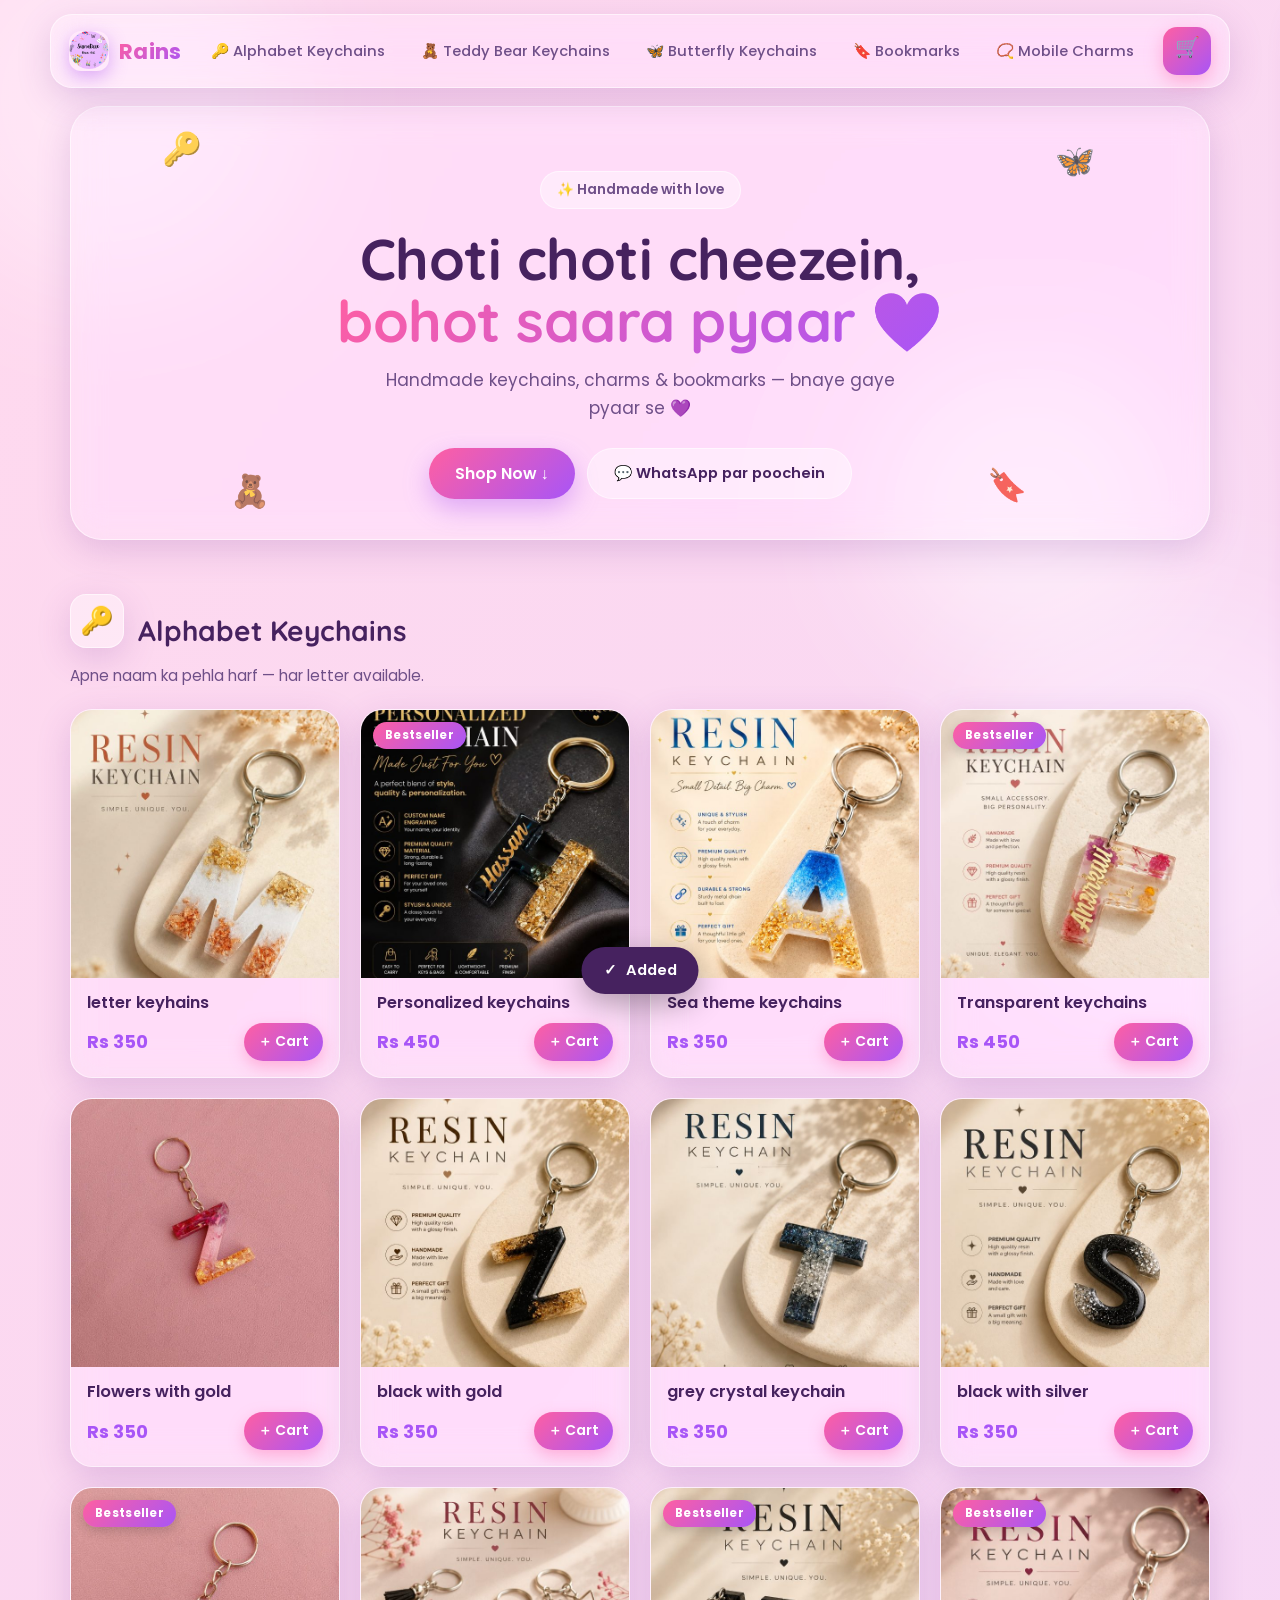
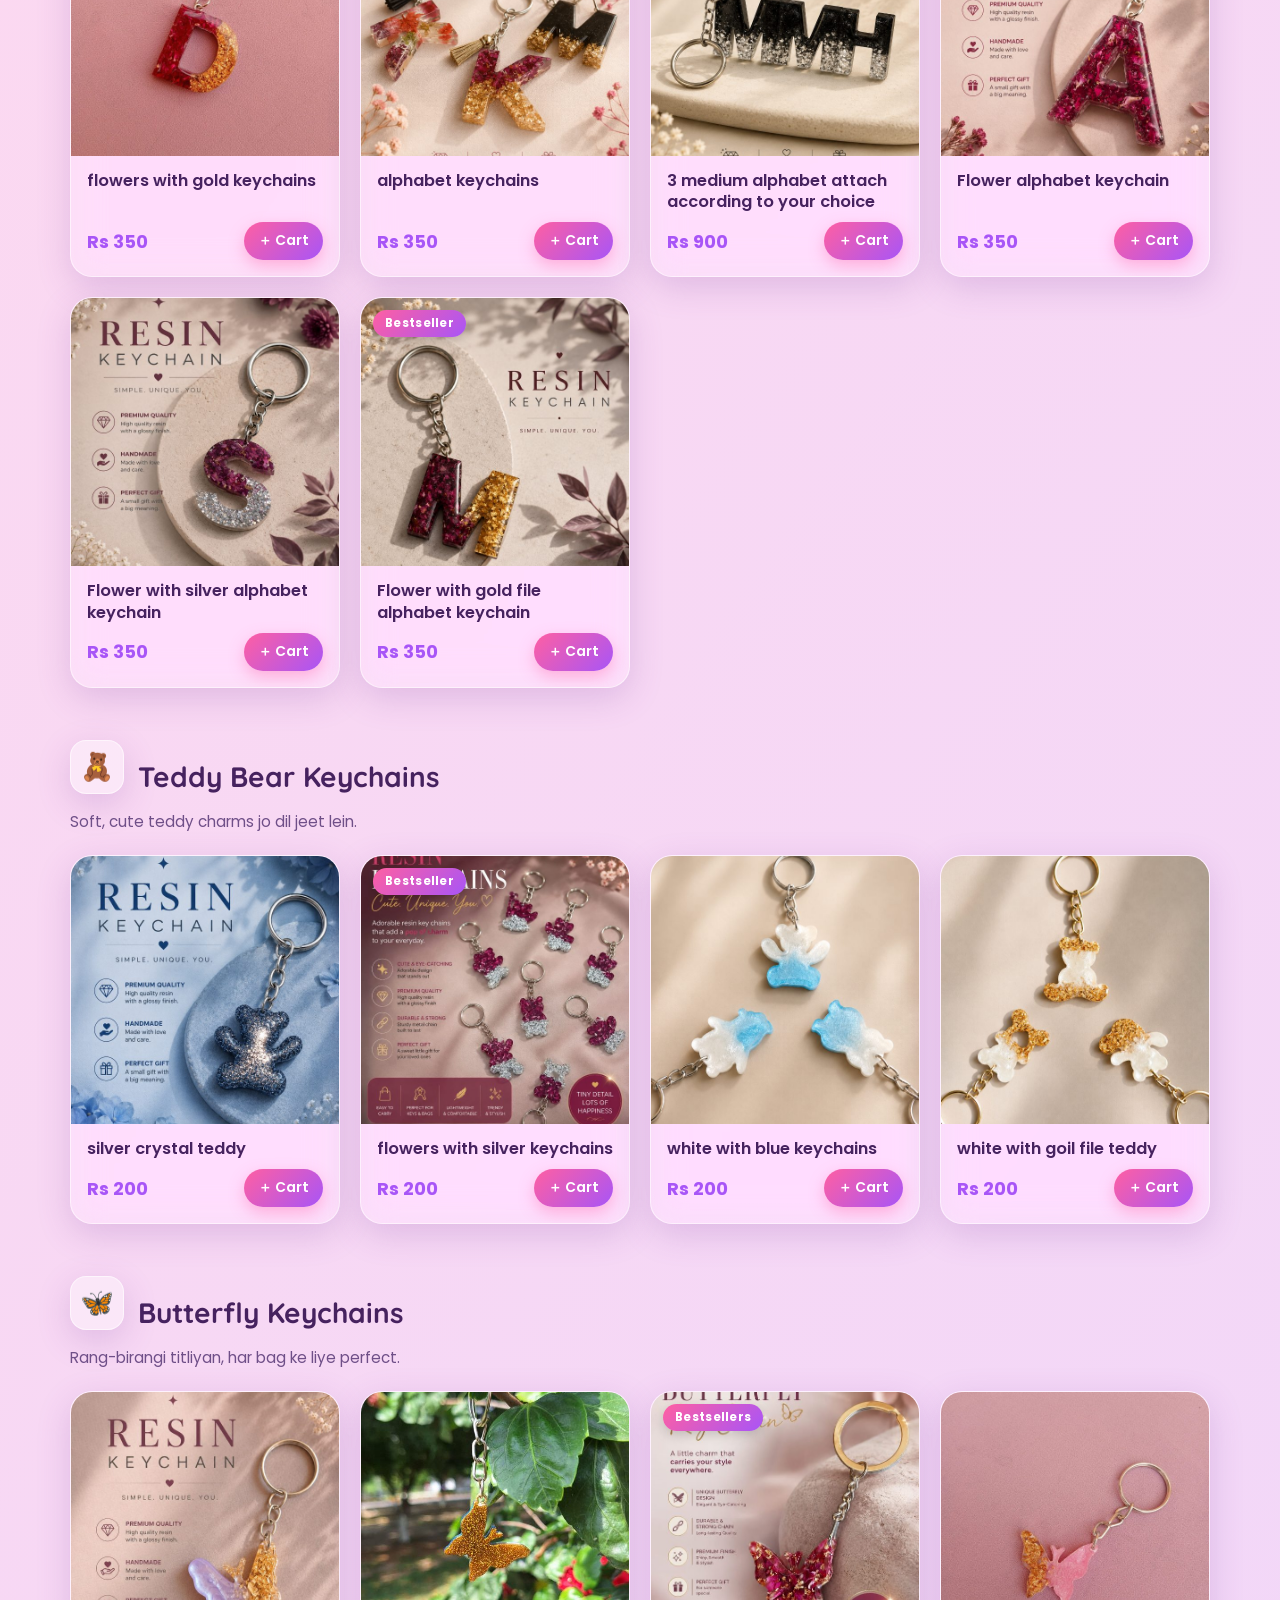
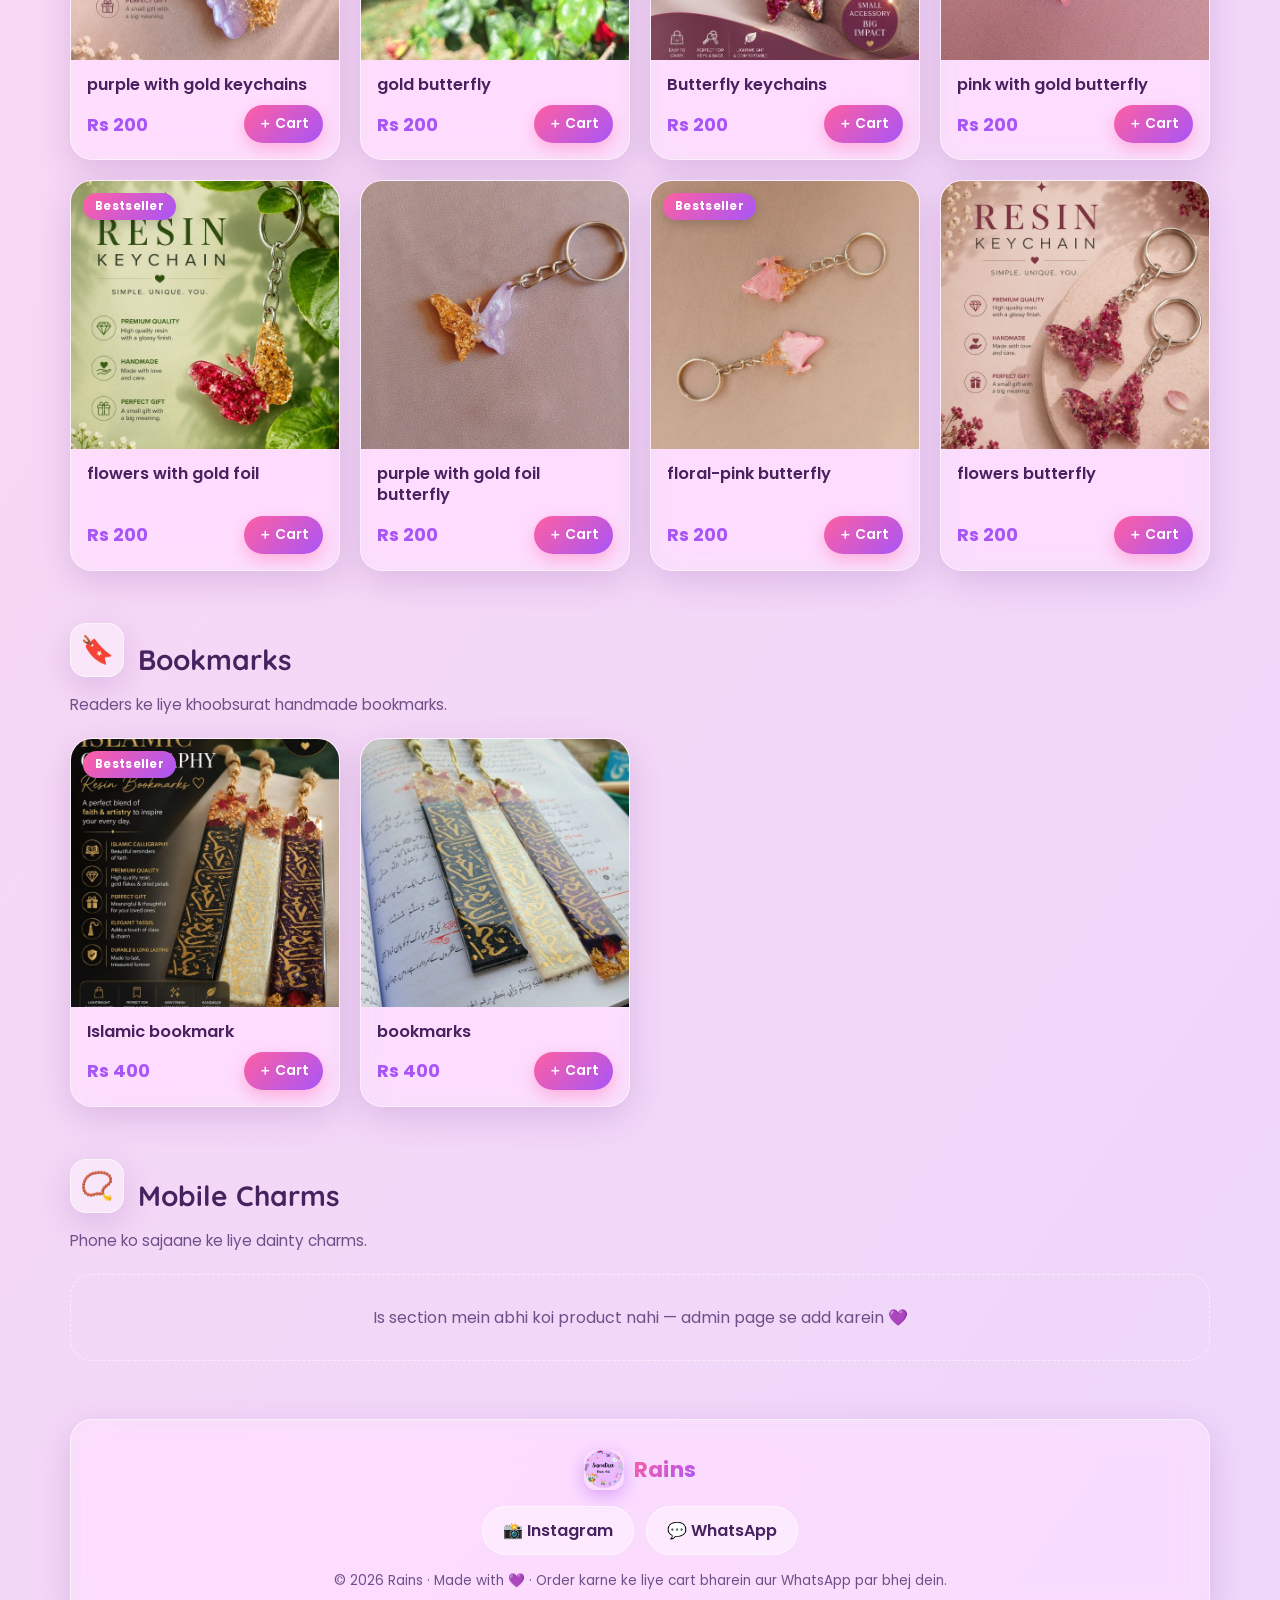
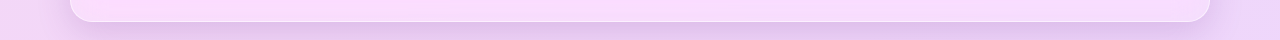
<file: index.html>
<!DOCTYPE html>
<html lang="en">
<head>
  <meta charset="UTF-8">
  <meta name="viewport" content="width=device-width, initial-scale=1.0">
  <title>Rains — Handmade Keychains & Charms</title>
  <meta name="description" content="Handmade keychains, charms aur bookmarks. Instagram se order karein.">
  <link rel="preconnect" href="https://fonts.googleapis.com">
  <link rel="preconnect" href="https://fonts.gstatic.com" crossorigin>
  <link href="https://fonts.googleapis.com/css2?family=Poppins:wght@400;500;600;700&family=Quicksand:wght@500;600;700&display=swap" rel="stylesheet">
  <link rel="stylesheet" href="css/style.css">
</head>
<body>

  <!-- decorative background blobs -->
  <div class="blob b1"></div>
  <div class="blob b2"></div>
  <div class="blob b3"></div>

  <!-- ============================ NAVBAR ============================ -->
  <nav class="nav glass">
    <a href="#top" class="brand">
      <span class="logo" id="brandEmoji">🎀</span>
      <span><b id="brandName">Rains</b></span>
    </a>
    <div class="nav-links" id="navLinks"><!-- filled by JS --></div>
    <button class="cart-btn" id="openCart" aria-label="Cart">
      🛒<span class="cart-count" id="cartCount">0</span>
    </button>
  </nav>

  <div class="wrap" id="top">

    <!-- ============================= HERO ========================== -->
    <header class="hero glass">
      <span class="floaty" style="top:18px;left:8%">🔑</span>
      <span class="floaty" style="top:30px;right:10%;animation-delay:1.5s">🦋</span>
      <span class="floaty" style="bottom:24px;left:14%;animation-delay:.8s">🧸</span>
      <span class="floaty" style="bottom:30px;right:16%;animation-delay:2.2s">🔖</span>

      <span class="pill">✨ Handmade with love</span>
      <h1>Choti choti cheezein,<br><span class="grad">bohot saara pyaar 💜</span></h1>
      <p id="heroTagline">Handmade keychains, charms &amp; bookmarks — bnaye gaye pyaar se.</p>
      <div class="hero-cta">
        <a href="#sections" class="btn btn-primary">Shop Now ↓</a>
        <a href="#" id="heroWa" class="btn btn-ghost" target="_blank">💬 WhatsApp par poochein</a>
      </div>
    </header>

    <!-- ===================== PRODUCT SECTIONS ====================== -->
    <main id="sections"><!-- filled by JS --></main>

    <!-- ============================ FOOTER ========================= -->
    <footer class="footer glass">
      <div class="brand" style="justify-content:center">
        <span class="logo">🎀</span><span><b id="footBrand">Rains</b></span>
      </div>
      <div class="socials">
        <a id="igLink" href="#" target="_blank">📸 Instagram</a>
        <a id="waLink" href="#" target="_blank">💬 WhatsApp</a>
      </div>
      <div class="muted">© <span id="year">2026</span> <span id="footBrandCopy">Rains</span> · Made with 💜 · Order karne ke liye cart bharein aur WhatsApp par bhej dein.</div>
    </footer>
  </div>

  <!-- ============================ CART ============================ -->
  <div class="overlay" id="overlay"></div>
  <aside class="cart glass" id="cart" aria-label="Shopping cart">
    <div class="cart-header">
      <h3>🛍️ Aap ka Cart</h3>
      <button class="cart-close" id="closeCart" aria-label="Close">×</button>
    </div>

    <div class="cart-items" id="cartItems"><!-- filled by JS --></div>

    <div class="cart-foot">
      <div class="field">
        <label for="custName">Aap ka naam (optional)</label>
        <input id="custName" type="text" placeholder="Naam">
      </div>
      <div class="field">
        <label for="custPhone">Phone (optional)</label>
        <input id="custPhone" type="text" placeholder="03xx-xxxxxxx">
      </div>
      <div class="field">
        <label for="custAddr">Address (optional)</label>
        <textarea id="custAddr" rows="2" placeholder="Delivery address"></textarea>
      </div>
      <div class="total"><span>Total</span><b id="cartTotal">Rs 0</b></div>
      <button class="checkout" id="checkoutBtn" disabled>
        <span>💬 Order on WhatsApp</span>
      </button>
    </div>
  </aside>

  <!-- ============================ TOAST ========================== -->
  <div class="toast" id="toast">✓ <span>Added</span></div>

  <!-- ============================ SCRIPTS ======================== -->
  <script src="js/config.js"></script>
  <script src="js/products.js"></script>
  <script src="js/main.js"></script>
  <script>
    /* hero WhatsApp button -> uses number from config */
    document.addEventListener("DOMContentLoaded", function () {
      var wa = "https://wa.me/" + CONFIG.whatsappNumber +
               "?text=" + encodeURIComponent("Assalam-o-Alaikum " + CONFIG.brandName + "! Mujhe products ke baare mein poochna tha 🌸");
      document.getElementById("heroWa").href = wa;
    });
  </script>
</body>
</html>
</file>
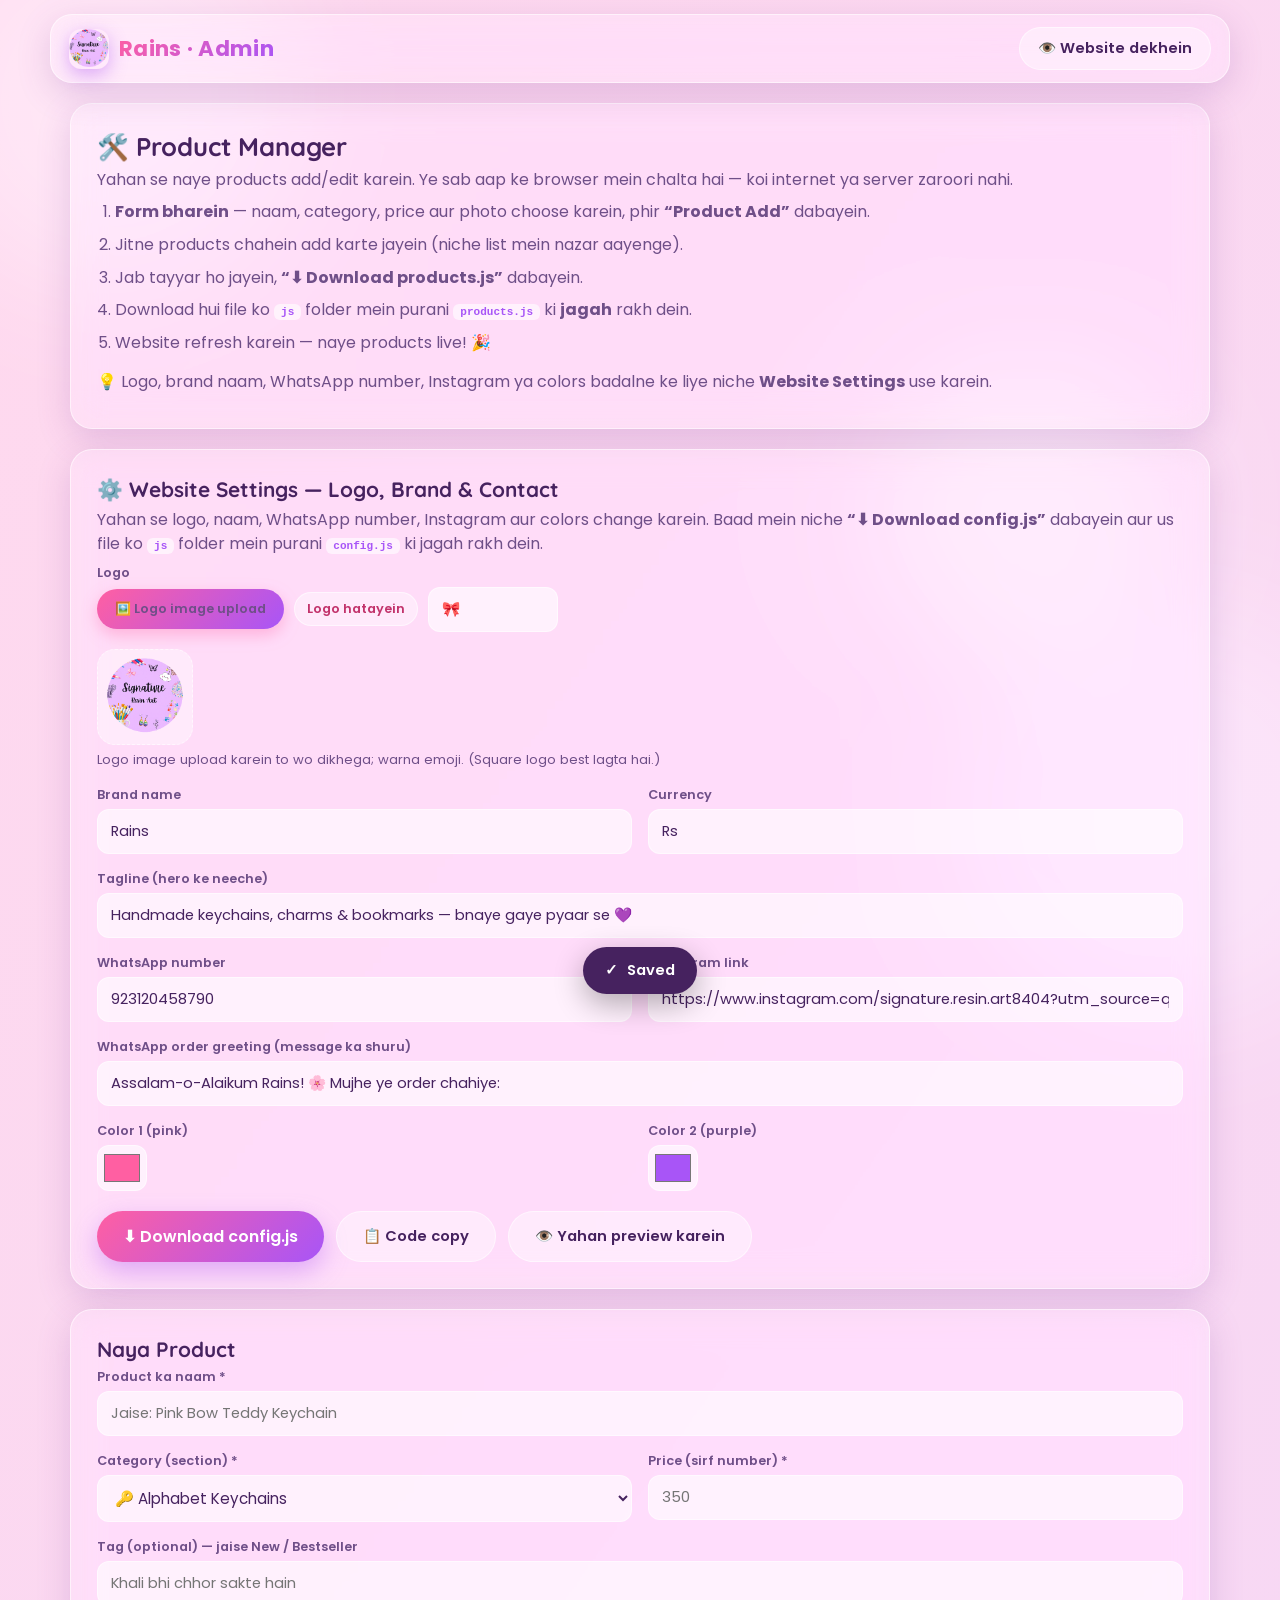
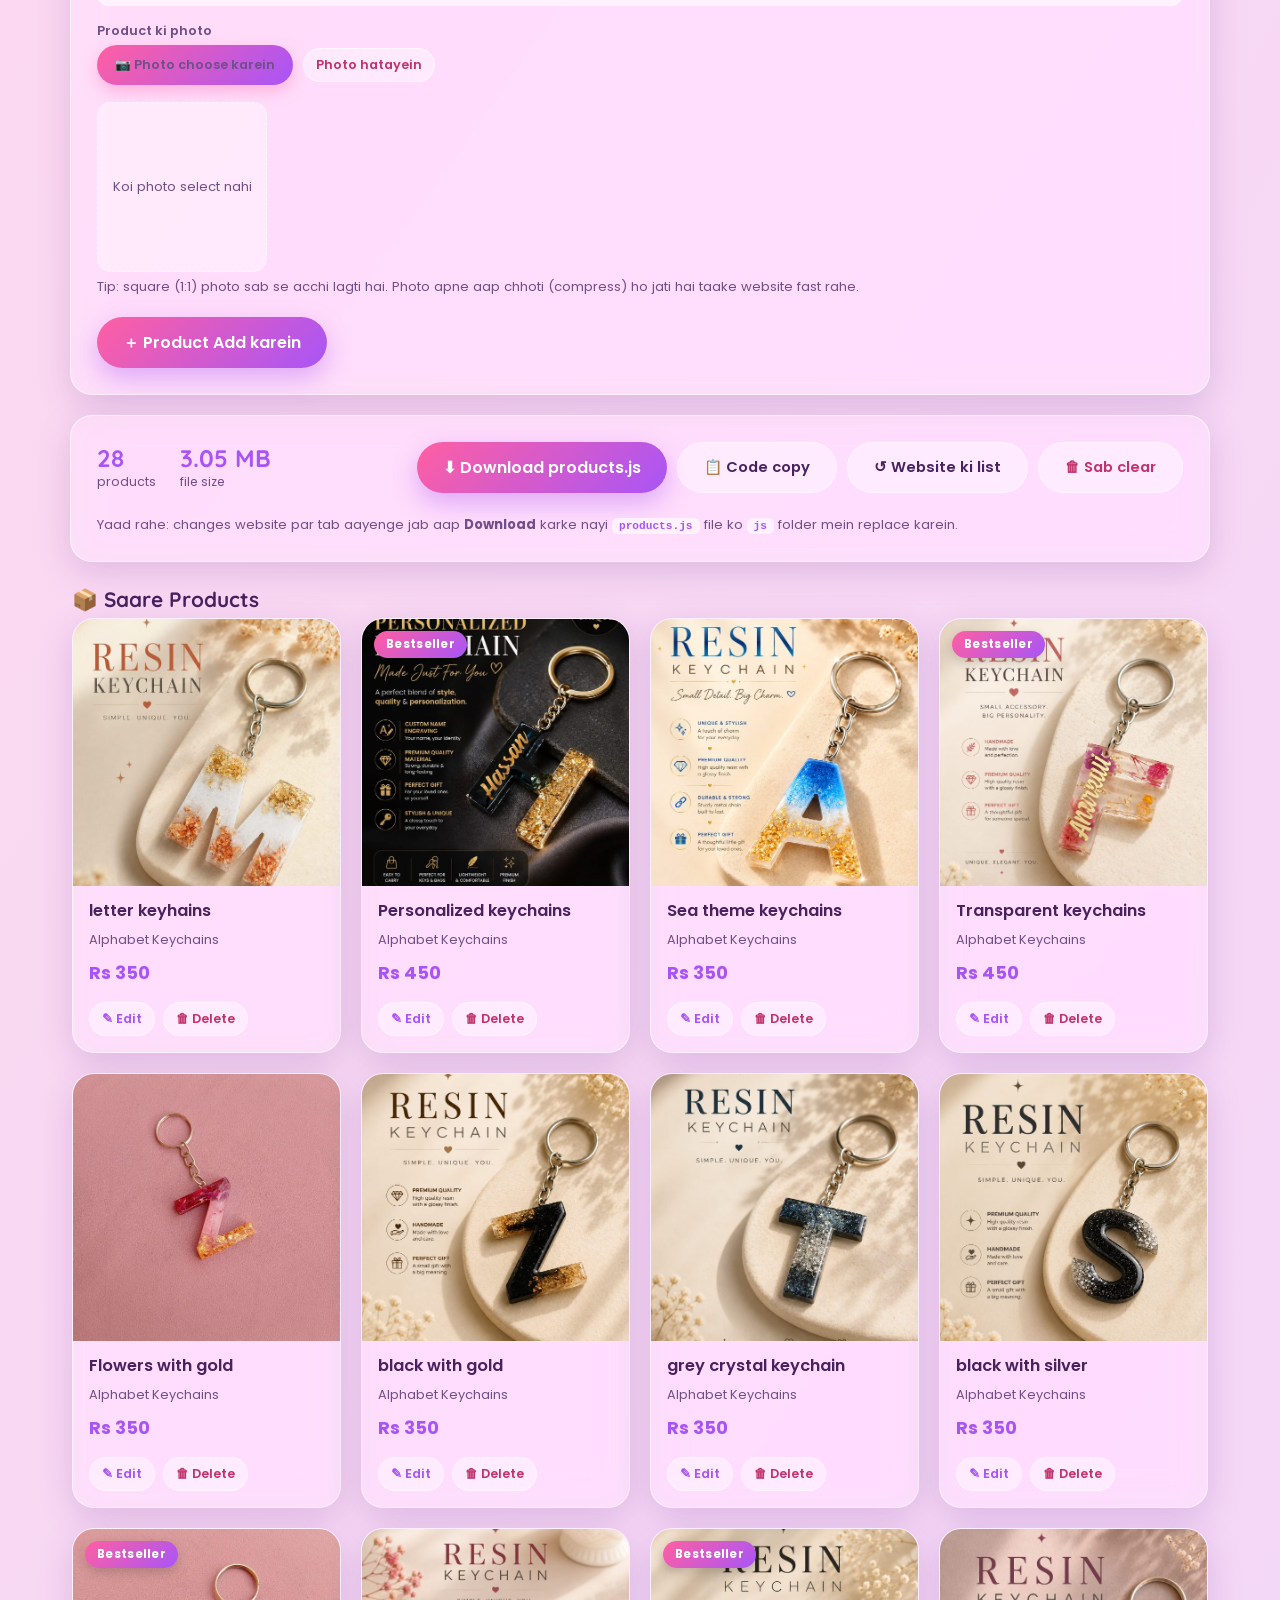
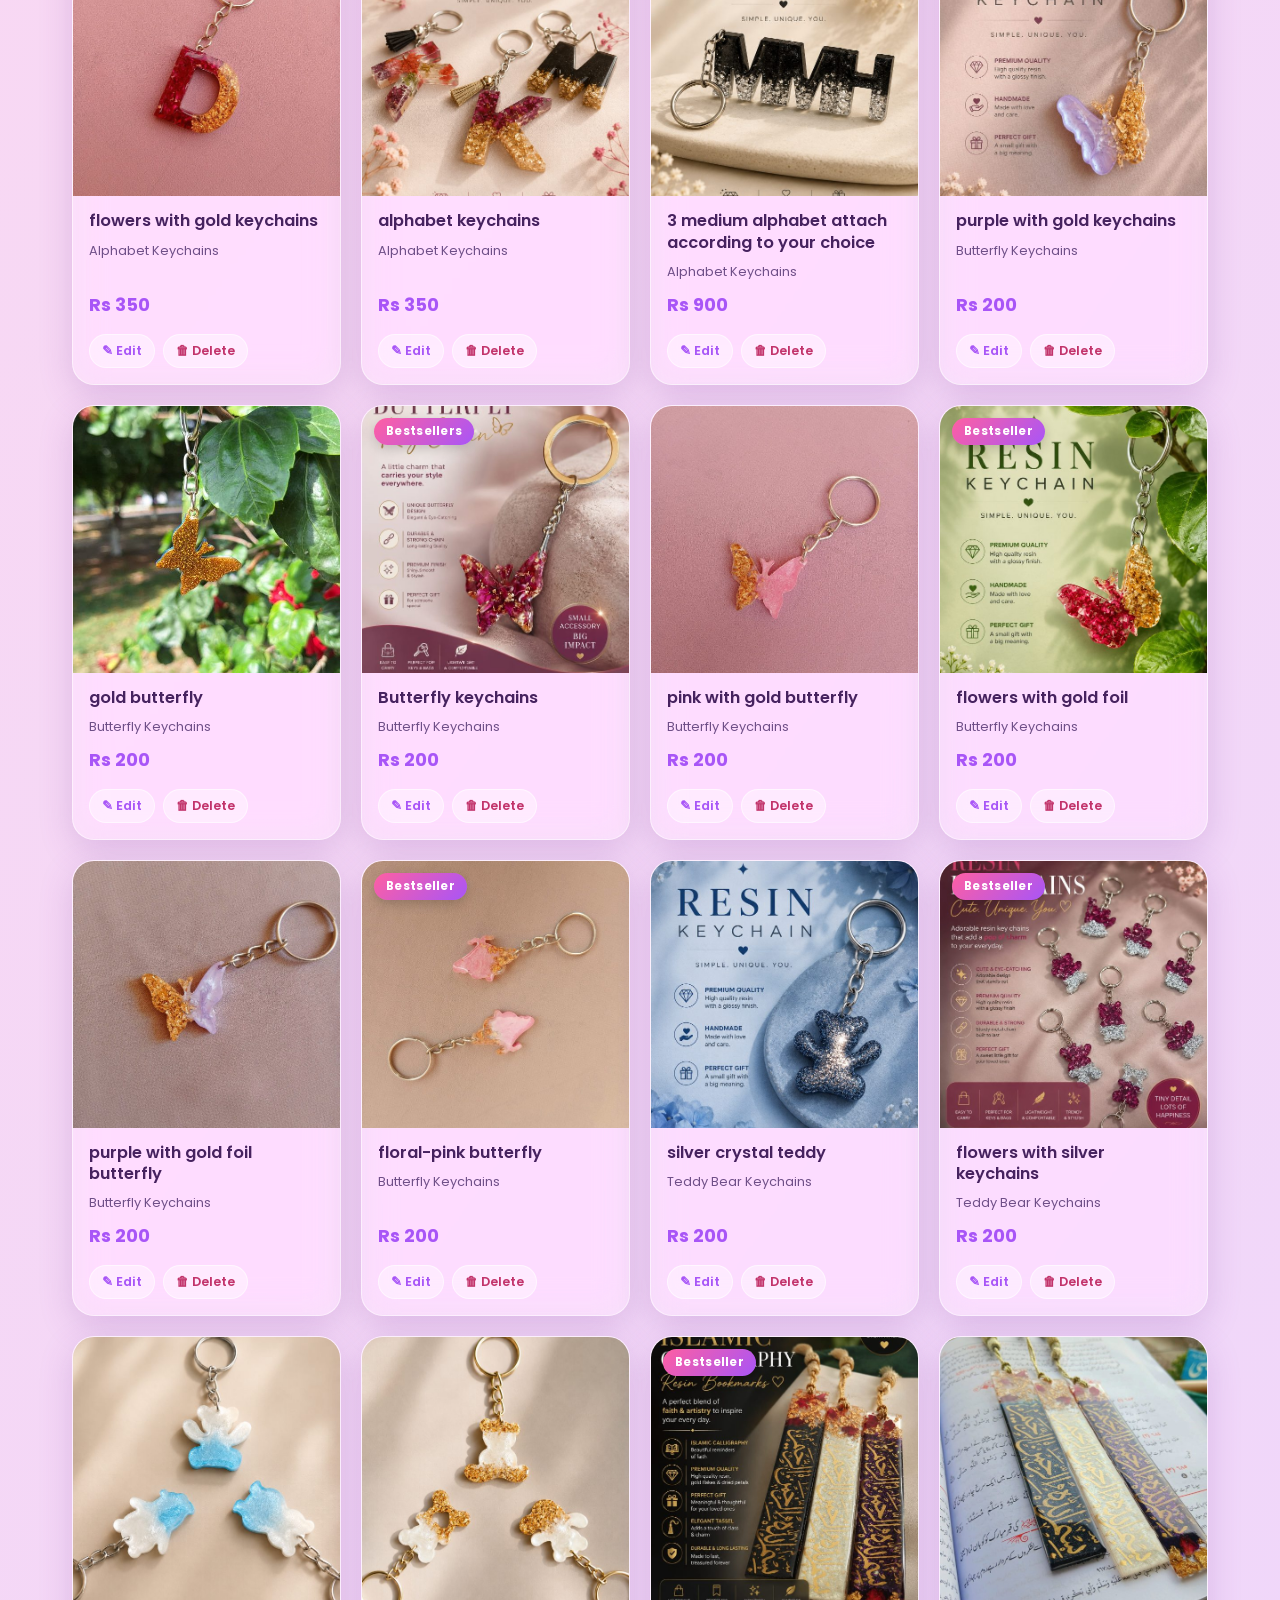
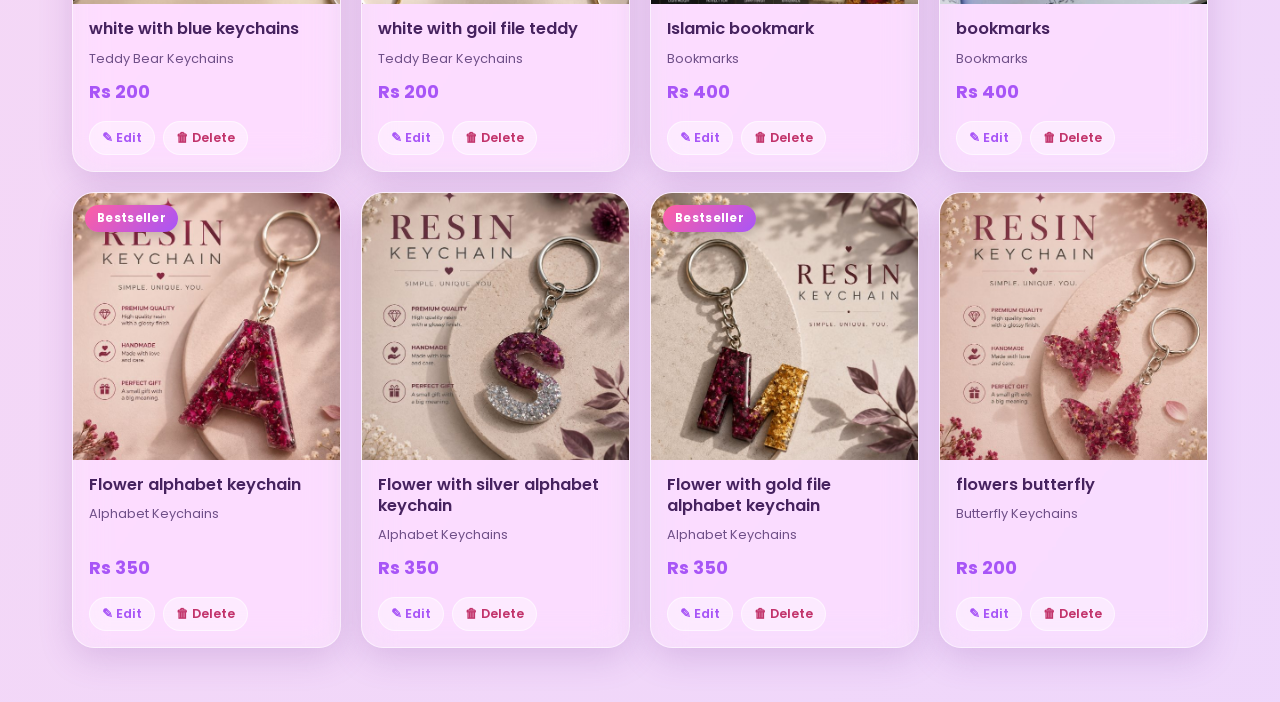
<file: admin.html>
<!DOCTYPE html>
<html lang="en">
<head>
  <meta charset="UTF-8">
  <meta name="viewport" content="width=device-width, initial-scale=1.0">
  <title>Rains — Admin Panel</title>
  <link rel="preconnect" href="https://fonts.googleapis.com">
  <link rel="preconnect" href="https://fonts.gstatic.com" crossorigin>
  <link href="https://fonts.googleapis.com/css2?family=Poppins:wght@400;500;600;700&family=Quicksand:wght@500;600;700&display=swap" rel="stylesheet">
  <link rel="stylesheet" href="css/style.css">
</head>
<body>

  <div class="blob b1"></div>
  <div class="blob b2"></div>
  <div class="blob b3"></div>

  <!-- NAVBAR -->
  <nav class="nav glass">
    <a href="#top" class="brand">
      <span class="logo" id="brandEmoji">🎀</span>
      <span><b id="brandName">Rains · Admin</b></span>
    </a>
    <a href="index.html" class="btn btn-ghost" style="margin-left:auto;padding:10px 18px" target="_blank">👁️ Website dekhein</a>
  </nav>

  <div class="wrap admin" id="top">

    <!-- INTRO / STEPS -->
    <section class="panel glass reveal">
      <h1 class="panel-title">🛠️ Product Manager</h1>
      <p class="panel-sub">Yahan se naye products add/edit karein. Ye sab aap ke browser mein chalta hai — koi internet ya server zaroori nahi.</p>
      <ol class="steps">
        <li><b>Form bharein</b> — naam, category, price aur photo choose karein, phir <b>“Product Add”</b> dabayein.</li>
        <li>Jitne products chahein add karte jayein (niche list mein nazar aayenge).</li>
        <li>Jab tayyar ho jayein, <b>“⬇ Download products.js”</b> dabayein.</li>
        <li>Download hui file ko <code>js</code> folder mein purani <code>products.js</code> ki <b>jagah</b> rakh dein.</li>
        <li>Website refresh karein — naye products live! 🎉</li>
      </ol>
      <p class="panel-sub" style="margin-top:14px">💡 Logo, brand naam, WhatsApp number, Instagram ya colors badalne ke liye niche <b>Website Settings</b> use karein.</p>
    </section>

    <!-- WEBSITE SETTINGS -->
    <section class="panel glass reveal">
      <h2 class="panel-title sm">⚙️ Website Settings — Logo, Brand &amp; Contact</h2>
      <p class="panel-sub">Yahan se logo, naam, WhatsApp number, Instagram aur colors change karein. Baad mein niche <b>“⬇ Download config.js”</b> dabayein aur us file ko <code>js</code> folder mein purani <code>config.js</code> ki jagah rakh dein.</p>
      <div class="form-grid">
        <div class="field span2">
          <label>Logo</label>
          <div class="img-row">
            <label class="file-btn">🖼️ Logo image upload<input id="s-logo" type="file" accept="image/*" hidden></label>
            <button class="mini del" id="s-logo-remove" type="button">Logo hatayein</button>
            <input id="s-emoji" type="text" maxlength="4" placeholder="ya emoji 🎀" style="max-width:130px">
          </div>
          <div class="img-preview" id="logoPreview" style="width:96px;height:96px;border-radius:18px"><span class="hint">—</span></div>
          <small class="hint">Logo image upload karein to wo dikhega; warna emoji. (Square logo best lagta hai.)</small>
        </div>

        <div class="field"><label for="s-brand">Brand name</label><input id="s-brand" type="text" placeholder="Rains"></div>
        <div class="field"><label for="s-cur">Currency</label><input id="s-cur" type="text" placeholder="Rs"></div>

        <div class="field span2"><label for="s-tag">Tagline (hero ke neeche)</label><input id="s-tag" type="text"></div>

        <div class="field"><label for="s-wa">WhatsApp number</label><input id="s-wa" type="text" placeholder="923001234567"></div>
        <div class="field"><label for="s-ig">Instagram link</label><input id="s-ig" type="text" placeholder="https://instagram.com/your_page"></div>

        <div class="field span2"><label for="s-greet">WhatsApp order greeting (message ka shuru)</label><input id="s-greet" type="text"></div>

        <div class="field"><label for="s-c1">Color 1 (pink)</label><input id="s-c1" type="color" value="#ff5fa2"></div>
        <div class="field"><label for="s-c2">Color 2 (purple)</label><input id="s-c2" type="color" value="#a855f7"></div>
      </div>
      <div class="form-actions">
        <button class="btn btn-primary" id="btnDownloadCfg">⬇ Download config.js</button>
        <button class="btn btn-ghost" id="btnCopyCfg">📋 Code copy</button>
        <button class="btn btn-ghost" id="btnPreviewCfg">👁️ Yahan preview karein</button>
      </div>
    </section>

    <!-- ADD / EDIT FORM -->
    <section class="panel glass reveal">
      <h2 class="panel-title sm" id="formTitle">Naya Product</h2>
      <div class="form-grid">
        <div class="field span2">
          <label for="f-name">Product ka naam *</label>
          <input id="f-name" type="text" placeholder="Jaise: Pink Bow Teddy Keychain">
        </div>
        <div class="field">
          <label for="f-cat">Category (section) *</label>
          <select id="f-cat"></select>
        </div>
        <div class="field">
          <label for="f-price">Price (sirf number) *</label>
          <input id="f-price" type="number" min="0" placeholder="350">
        </div>
        <div class="field span2">
          <label for="f-badge">Tag (optional) — jaise New / Bestseller</label>
          <input id="f-badge" type="text" placeholder="Khali bhi chhor sakte hain">
        </div>

        <div class="field span2">
          <label>Product ki photo</label>
          <div class="img-row">
            <label class="file-btn">
              📷 Photo choose karein
              <input id="f-image" type="file" accept="image/*" hidden>
            </label>
            <button class="mini del" id="btnRemoveImg" type="button">Photo hatayein</button>
          </div>
          <div class="img-preview" id="imgPreview"><span class="hint">Koi photo select nahi</span></div>
          <small class="hint">Tip: square (1:1) photo sab se acchi lagti hai. Photo apne aap chhoti (compress) ho jati hai taake website fast rahe.</small>
        </div>
      </div>

      <div class="form-actions">
        <button class="btn btn-primary" id="btnSave">＋ Product Add karein</button>
        <button class="btn btn-ghost" id="btnCancel" style="display:none">Cancel</button>
      </div>
    </section>

    <!-- EXPORT BAR -->
    <section class="panel glass reveal export-bar">
      <div class="stats">
        <div><b id="statCount">0</b><span>products</span></div>
        <div><b id="statSize">0 KB</b><span>file size</span></div>
      </div>
      <div class="export-actions">
        <button class="btn btn-primary" id="btnDownload">⬇ Download products.js</button>
        <button class="btn btn-ghost" id="btnCopy">📋 Code copy</button>
        <button class="btn btn-ghost" id="btnReset">↺ Website ki list</button>
        <button class="btn btn-ghost danger" id="btnClear">🗑 Sab clear</button>
      </div>
      <p class="hint" style="width:100%;margin-top:6px">Yaad rahe: changes website par tab aayenge jab aap <b>Download</b> karke nayi <code>products.js</code> file ko <code>js</code> folder mein replace karein.</p>
    </section>

    <!-- LIVE LIST -->
    <section class="panel-plain reveal">
      <h2 class="panel-title sm">📦 Saare Products</h2>
      <div class="grid" id="adminGrid"><!-- filled by JS --></div>
    </section>

  </div>

  <div class="toast" id="toast">✓ <span>Saved</span></div>

  <script src="js/config.js"></script>
  <script src="js/products.js"></script>
  <script src="js/admin.js"></script>
</body>
</html>
</file>
<file: css/style.css>
/* =====================================================================
   RAINS — Glassmorphism storefront
   Pink / light-purple theme, modern, animated.
   No external libraries. Edit colors in the :root block below.
   ===================================================================== */

:root{
  /* ---- Brand colours (yahan se theme change kar sakte hain) ---- */
  --bg-1:#ffd9ee;          /* soft pink            */
  --bg-2:#e9d6ff;          /* lavender             */
  --bg-3:#ffd0e6;          /* blush                */
  --bg-4:#d8c4ff;          /* light purple         */

  --accent-1:#ff5fa2;      /* pink accent          */
  --accent-2:#a855f7;      /* purple accent        */
  --accent-grad:linear-gradient(135deg,#ff7eb3 0%,#b15cf0 100%);

  --ink:#46225f;           /* main text (dark plum) */
  --ink-soft:#6f4f88;      /* secondary text        */

  /* ---- Glass tokens ---- */
  --glass-bg:rgba(255,255,255,.22);
  --glass-bg-strong:rgba(255,255,255,.4);
  --glass-border:rgba(255,255,255,.55);
  --glass-shadow:0 10px 34px rgba(124,58,160,.20);

  --radius:22px;
  --radius-sm:14px;
  --maxw:1180px;
}

/* ----------------------------- Reset -------------------------------- */
*{box-sizing:border-box;margin:0;padding:0}
html{scroll-behavior:smooth}
body{
  font-family:'Poppins',-apple-system,BlinkMacSystemFont,'Segoe UI',Roboto,sans-serif;
  color:var(--ink);
  min-height:100vh;
  overflow-x:hidden;
  background:linear-gradient(125deg,var(--bg-1),var(--bg-2),var(--bg-3),var(--bg-4));
  background-size:400% 400%;
  animation:bgShift 22s ease infinite;
}
@keyframes bgShift{
  0%{background-position:0% 50%}
  50%{background-position:100% 50%}
  100%{background-position:0% 50%}
}
img{display:block;max-width:100%}
a{color:inherit;text-decoration:none}
button{font-family:inherit;cursor:pointer;border:none;background:none}

/* --------------- Decorative floating blobs (depth) ------------------ */
.blob{
  position:fixed;border-radius:50%;filter:blur(60px);opacity:.55;z-index:0;
  pointer-events:none;mix-blend-mode:screen;
}
.blob.b1{width:380px;height:380px;background:#ff9ecf;top:-90px;left:-80px;animation:float1 18s ease-in-out infinite}
.blob.b2{width:420px;height:420px;background:#b98bff;bottom:-120px;right:-100px;animation:float2 20s ease-in-out infinite}
.blob.b3{width:300px;height:300px;background:#ffd1e8;top:40%;right:8%;animation:float1 24s ease-in-out infinite}
@keyframes float1{0%,100%{transform:translate(0,0)}50%{transform:translate(30px,40px)}}
@keyframes float2{0%,100%{transform:translate(0,0)}50%{transform:translate(-40px,-30px)}}

/* ------------------------- Glass utility ---------------------------- */
.glass{
  background:var(--glass-bg);
  -webkit-backdrop-filter:blur(16px) saturate(150%);
  backdrop-filter:blur(16px) saturate(150%);
  border:1px solid var(--glass-border);
  box-shadow:var(--glass-shadow);
}

.wrap{max-width:var(--maxw);margin:0 auto;padding:0 20px;position:relative;z-index:1}

/* ----------------------------- Navbar ------------------------------- */
.nav{
  position:sticky;top:0;z-index:50;
  margin:14px auto;width:calc(100% - 28px);max-width:var(--maxw);
  border-radius:var(--radius);
  display:flex;align-items:center;gap:14px;
  padding:12px 18px;
}
.brand{display:flex;align-items:center;gap:10px;font-weight:700;font-size:1.35rem;letter-spacing:.3px}
.brand .logo{
  width:40px;height:40px;border-radius:12px;display:grid;place-items:center;
  background:var(--accent-grad);color:#fff;font-size:1.2rem;
  box-shadow:0 6px 18px rgba(177,92,240,.45);
}
.brand .logo.has-img{background:none;padding:0;overflow:hidden}
.brand .logo img{width:100%;height:100%;object-fit:cover;display:block}
.brand b{background:var(--accent-grad);-webkit-background-clip:text;background-clip:text;-webkit-text-fill-color:transparent}
.nav-links{display:flex;gap:6px;margin-left:auto;overflow-x:auto;scrollbar-width:none}
.nav-links::-webkit-scrollbar{display:none}
.nav-links a{
  white-space:nowrap;padding:9px 15px;border-radius:999px;font-size:.92rem;font-weight:500;
  color:var(--ink-soft);transition:.25s;
}
.nav-links a:hover{background:var(--glass-bg-strong);color:var(--ink);transform:translateY(-1px)}

.cart-btn{
  position:relative;flex-shrink:0;width:48px;height:48px;border-radius:14px;
  display:grid;place-items:center;font-size:1.25rem;
  background:var(--accent-grad);color:#fff;box-shadow:0 6px 18px rgba(255,95,162,.4);
  transition:transform .2s;
}
.cart-btn:hover{transform:translateY(-2px) scale(1.04)}
.cart-count{
  position:absolute;top:-6px;right:-6px;min-width:22px;height:22px;padding:0 5px;
  border-radius:999px;background:#fff;color:var(--accent-2);font-size:.75rem;font-weight:700;
  display:grid;place-items:center;box-shadow:0 2px 8px rgba(0,0,0,.18);
}
.cart-count.pop{animation:pop .4s ease}
@keyframes pop{0%{transform:scale(1)}40%{transform:scale(1.5)}100%{transform:scale(1)}}

/* ------------------------------ Hero -------------------------------- */
.hero{
  text-align:center;padding:64px 22px 40px;border-radius:32px;margin:18px auto 10px;
  position:relative;overflow:hidden;
}
.hero .pill{
  display:inline-flex;align-items:center;gap:8px;padding:8px 16px;border-radius:999px;
  background:var(--glass-bg-strong);border:1px solid var(--glass-border);
  font-size:.85rem;font-weight:600;color:var(--ink-soft);margin-bottom:18px;
}
.hero h1{
  font-family:'Quicksand','Poppins',sans-serif;
  font-size:clamp(2.1rem,6vw,3.6rem);line-height:1.08;font-weight:700;letter-spacing:-.5px;
}
.hero h1 .grad{background:var(--accent-grad);-webkit-background-clip:text;background-clip:text;-webkit-text-fill-color:transparent}
.hero p{max-width:560px;margin:16px auto 26px;color:var(--ink-soft);font-size:1.06rem;line-height:1.6}
.hero-cta{display:flex;gap:12px;justify-content:center;flex-wrap:wrap}

.btn{
  display:inline-flex;align-items:center;gap:8px;padding:13px 26px;border-radius:999px;
  font-weight:600;font-size:1rem;transition:transform .2s,box-shadow .2s;
}
.btn-primary{background:var(--accent-grad);color:#fff;box-shadow:0 10px 26px rgba(177,92,240,.42)}
.btn-primary:hover{transform:translateY(-3px);box-shadow:0 14px 32px rgba(177,92,240,.55)}
.btn-ghost{background:var(--glass-bg-strong);border:1px solid var(--glass-border);color:var(--ink)}
.btn-ghost:hover{transform:translateY(-3px)}

.floaty{font-size:2rem;position:absolute;opacity:.8;animation:floatY 6s ease-in-out infinite}
@keyframes floatY{0%,100%{transform:translateY(0) rotate(-6deg)}50%{transform:translateY(-16px) rotate(6deg)}}

/* --------------------------- Section -------------------------------- */
.section{padding:44px 0 8px;scroll-margin-top:90px}
.section-head{display:flex;align-items:flex-end;gap:14px;margin-bottom:22px;flex-wrap:wrap}
.section-head .ico{
  width:54px;height:54px;border-radius:16px;display:grid;place-items:center;font-size:1.7rem;
  background:var(--glass-bg-strong);border:1px solid var(--glass-border);box-shadow:var(--glass-shadow);
}
.section-head h2{font-family:'Quicksand','Poppins',sans-serif;font-size:1.75rem;font-weight:700}
.section-head p{color:var(--ink-soft);font-size:.95rem;width:100%;margin-top:2px}

/* ------------------------- Product grid ----------------------------- */
.grid{display:grid;grid-template-columns:repeat(auto-fill,minmax(220px,1fr));gap:20px}
.card{
  border-radius:var(--radius);overflow:hidden;display:flex;flex-direction:column;
  transition:transform .28s ease,box-shadow .28s ease;position:relative;
}
.card:hover{transform:translateY(-8px);box-shadow:0 20px 44px rgba(124,58,160,.28)}
.card-media{aspect-ratio:1/1;position:relative;overflow:hidden}
.card-media img{width:100%;height:100%;object-fit:cover;transition:transform .5s}
.card:hover .card-media img{transform:scale(1.07)}
.card-media .ph{
  width:100%;height:100%;display:grid;place-items:center;font-size:3.6rem;
}
.badge{
  position:absolute;top:12px;left:12px;padding:5px 12px;border-radius:999px;
  font-size:.72rem;font-weight:700;color:#fff;background:var(--accent-grad);
  box-shadow:0 4px 12px rgba(0,0,0,.18);letter-spacing:.3px;
}
.card-body{padding:14px 16px 16px;display:flex;flex-direction:column;gap:10px;flex:1}
.card-body h3{font-size:1.02rem;font-weight:600;line-height:1.3}
.card-row{margin-top:auto;display:flex;align-items:center;justify-content:space-between;gap:8px}
.price{font-weight:700;font-size:1.12rem;color:var(--accent-2)}
.add{
  background:var(--accent-grad);color:#fff;padding:9px 14px;border-radius:999px;
  font-size:.86rem;font-weight:600;display:inline-flex;align-items:center;gap:6px;
  transition:transform .18s,box-shadow .18s;box-shadow:0 6px 16px rgba(255,95,162,.38);
}
.add:hover{transform:translateY(-2px)}
.add:active{transform:scale(.94)}
.empty-cat{grid-column:1/-1;text-align:center;color:var(--ink-soft);padding:30px;border-radius:var(--radius);border:1px dashed var(--glass-border)}

/* ----------------------------- Cart --------------------------------- */
.overlay{
  position:fixed;inset:0;background:rgba(70,34,95,.32);backdrop-filter:blur(2px);
  opacity:0;visibility:hidden;transition:.3s;z-index:60;
}
.overlay.show{opacity:1;visibility:visible}
.cart{
  position:fixed;top:0;right:0;height:100%;width:min(420px,100%);z-index:70;
  transform:translateX(105%);transition:transform .35s cubic-bezier(.4,0,.2,1);
  display:flex;flex-direction:column;border-radius:26px 0 0 26px;
}
.cart.open{transform:translateX(0)}
.cart-header{padding:20px;display:flex;align-items:center;justify-content:space-between;border-bottom:1px solid var(--glass-border)}
.cart-header h3{font-family:'Quicksand',sans-serif;font-size:1.3rem;font-weight:700}
.cart-close{width:38px;height:38px;border-radius:50%;display:grid;place-items:center;font-size:1.4rem;background:var(--glass-bg-strong);color:var(--ink)}
.cart-items{flex:1;overflow-y:auto;padding:16px 20px;display:flex;flex-direction:column;gap:12px}
.cart-empty{text-align:center;color:var(--ink-soft);margin:auto;padding:40px 10px}
.cart-empty .big{font-size:3rem;margin-bottom:10px}
.citem{display:flex;gap:12px;align-items:center;padding:10px;border-radius:var(--radius-sm);background:var(--glass-bg-strong)}
.citem .thumb{width:56px;height:56px;border-radius:12px;overflow:hidden;flex-shrink:0;display:grid;place-items:center;font-size:1.7rem}
.citem .thumb img{width:100%;height:100%;object-fit:cover}
.citem .info{flex:1;min-width:0}
.citem .info h4{font-size:.92rem;font-weight:600;white-space:nowrap;overflow:hidden;text-overflow:ellipsis}
.citem .info .p{color:var(--accent-2);font-weight:600;font-size:.86rem}
.qty{display:flex;align-items:center;gap:8px;margin-top:6px}
.qty button{width:26px;height:26px;border-radius:8px;background:#fff;color:var(--accent-2);font-weight:700;font-size:1rem;display:grid;place-items:center;box-shadow:0 2px 6px rgba(0,0,0,.1)}
.qty span{min-width:20px;text-align:center;font-weight:600}
.citem .rm{color:var(--ink-soft);font-size:1.2rem;padding:4px}
.citem .rm:hover{color:var(--accent-1)}

.cart-foot{padding:18px 20px;border-top:1px solid var(--glass-border);display:flex;flex-direction:column;gap:12px}
.cart-foot .total{display:flex;justify-content:space-between;align-items:center;font-size:1.1rem}
.cart-foot .total b{font-size:1.35rem;color:var(--accent-2)}
.field{display:flex;flex-direction:column;gap:5px}
.field label{font-size:.8rem;font-weight:600;color:var(--ink-soft)}
.field input,.field textarea{
  padding:11px 13px;border-radius:12px;border:1px solid var(--glass-border);
  background:rgba(255,255,255,.6);font-family:inherit;font-size:.92rem;color:var(--ink);resize:vertical;
}
.field input:focus,.field textarea:focus{outline:2px solid var(--accent-2);outline-offset:0}
.checkout{
  width:100%;justify-content:center;background:linear-gradient(135deg,#25d366,#128c4b);
  color:#fff;padding:15px;border-radius:14px;font-weight:700;font-size:1.04rem;
  display:flex;align-items:center;gap:10px;box-shadow:0 10px 24px rgba(18,140,75,.4);transition:transform .2s;
}
.checkout:hover{transform:translateY(-2px)}
.checkout:disabled{opacity:.5;cursor:not-allowed;transform:none}

/* ----------------------------- Toast -------------------------------- */
.toast{
  position:fixed;bottom:26px;left:50%;transform:translateX(-50%) translateY(120px);
  background:var(--ink);color:#fff;padding:13px 22px;border-radius:999px;font-weight:600;font-size:.92rem;
  z-index:90;display:flex;align-items:center;gap:9px;box-shadow:0 10px 30px rgba(0,0,0,.3);
  transition:transform .4s cubic-bezier(.4,0,.2,1);
}
.toast.show{transform:translateX(-50%) translateY(0)}

/* ---------------------------- Footer -------------------------------- */
.footer{margin:50px auto 18px;border-radius:var(--radius);padding:30px 24px;text-align:center}
.footer .socials{display:flex;gap:12px;justify-content:center;margin:16px 0}
.footer .socials a{
  display:inline-flex;align-items:center;gap:8px;padding:11px 20px;border-radius:999px;
  background:var(--glass-bg-strong);border:1px solid var(--glass-border);font-weight:600;color:var(--ink);
  transition:transform .2s;
}
.footer .socials a:hover{transform:translateY(-3px)}
.footer .muted{color:var(--ink-soft);font-size:.85rem;margin-top:10px}

/* --------------------- Scroll-reveal animation ---------------------- */
/* Default: fully visible (safe agar JS na chale). Animation sirf tab
   chalti hai jab JS <html> par .reveal-on laga de. */
.reveal{transition:opacity .7s ease,transform .7s ease}
html.reveal-on .reveal{opacity:0;transform:translateY(28px)}
html.reveal-on .reveal.in{opacity:1;transform:none}

/* ---------------------------- Responsive ---------------------------- */
@media (max-width:640px){
  .nav{flex-wrap:wrap}
  .nav-links{order:3;width:100%;margin-left:0;padding-top:8px}
  .grid{grid-template-columns:repeat(auto-fill,minmax(150px,1fr));gap:14px}
  .hero{padding:46px 16px 30px}
  .card-body{padding:12px}
  .add{padding:8px 11px;font-size:.8rem}
}

@media (prefers-reduced-motion:reduce){
  *{animation:none!important;transition:none!important}
}

/* =====================================================================
   ADMIN PANEL  (sirf admin.html ke liye)
   ===================================================================== */
.wrap.admin{display:flex;flex-direction:column;gap:20px;padding-bottom:50px;padding-top:6px}
.panel{border-radius:var(--radius);padding:26px}
.panel-plain{padding:4px 2px}
.panel-title{font-family:'Quicksand','Poppins',sans-serif;font-size:1.6rem;font-weight:700;margin-bottom:6px}
.panel-title.sm{font-size:1.3rem}
.panel-sub{color:var(--ink-soft);margin-bottom:8px;line-height:1.5}
.steps{margin:8px 0 0 18px;display:flex;flex-direction:column;gap:8px;color:var(--ink-soft)}
.steps li{line-height:1.55}
.panel code,.steps code{background:rgba(255,255,255,.6);padding:2px 7px;border-radius:6px;font-size:.85em;color:var(--accent-2);font-weight:600}

.form-grid{display:grid;grid-template-columns:1fr 1fr;gap:16px}
.form-grid .span2{grid-column:1 / -1}
.form-grid select{
  padding:11px 13px;border-radius:12px;border:1px solid var(--glass-border);
  background:rgba(255,255,255,.6);font-family:inherit;font-size:.95rem;color:var(--ink);
}
.form-grid select:focus{outline:2px solid var(--accent-2)}
.field input[type=color]{height:46px;padding:4px;cursor:pointer;border-radius:12px;border:1px solid var(--glass-border);background:rgba(255,255,255,.6)}

.img-row{display:flex;gap:10px;align-items:center;flex-wrap:wrap}
.file-btn{
  display:inline-flex;align-items:center;gap:8px;padding:11px 18px;border-radius:999px;
  background:var(--accent-grad);color:#fff;font-weight:600;cursor:pointer;font-size:.9rem;
  box-shadow:0 6px 16px rgba(255,95,162,.35);transition:transform .2s;
}
.file-btn:hover{transform:translateY(-2px)}
.img-preview{
  margin-top:12px;width:170px;height:170px;border-radius:var(--radius-sm);
  border:1px dashed var(--glass-border);background:rgba(255,255,255,.4);
  display:grid;place-items:center;overflow:hidden;text-align:center;padding:8px;
}
.img-preview img{width:100%;height:100%;object-fit:cover;border-radius:10px}
.img-preview .ph{width:100%;height:100%;display:grid;place-items:center;font-size:3rem}
.hint{color:var(--ink-soft);font-size:.82rem;display:block}

.form-actions{display:flex;gap:12px;margin-top:20px;flex-wrap:wrap}

.mini{
  padding:7px 12px;border-radius:999px;font-size:.8rem;font-weight:600;
  background:var(--glass-bg-strong);border:1px solid var(--glass-border);color:var(--ink);transition:transform .15s;
}
.mini:hover{transform:translateY(-1px)}
.mini.del{color:#c2336b}
.mini.edit{color:var(--accent-2)}
.admin-actions{display:flex;gap:8px;margin-top:6px}

.export-bar{display:flex;flex-wrap:wrap;align-items:center;gap:16px}
.stats{display:flex;gap:24px}
.stats div{display:flex;flex-direction:column}
.stats b{font-size:1.5rem;color:var(--accent-2);font-family:'Quicksand',sans-serif}
.stats span{font-size:.78rem;color:var(--ink-soft)}
.export-actions{display:flex;gap:10px;flex-wrap:wrap;margin-left:auto}
.btn.danger{color:#c2336b}
.btn.btn-ghost{font-size:.92rem}

@media (max-width:600px){
  .form-grid{grid-template-columns:1fr}
  .export-actions{margin-left:0}
  .stats{gap:18px}
}
</file>
